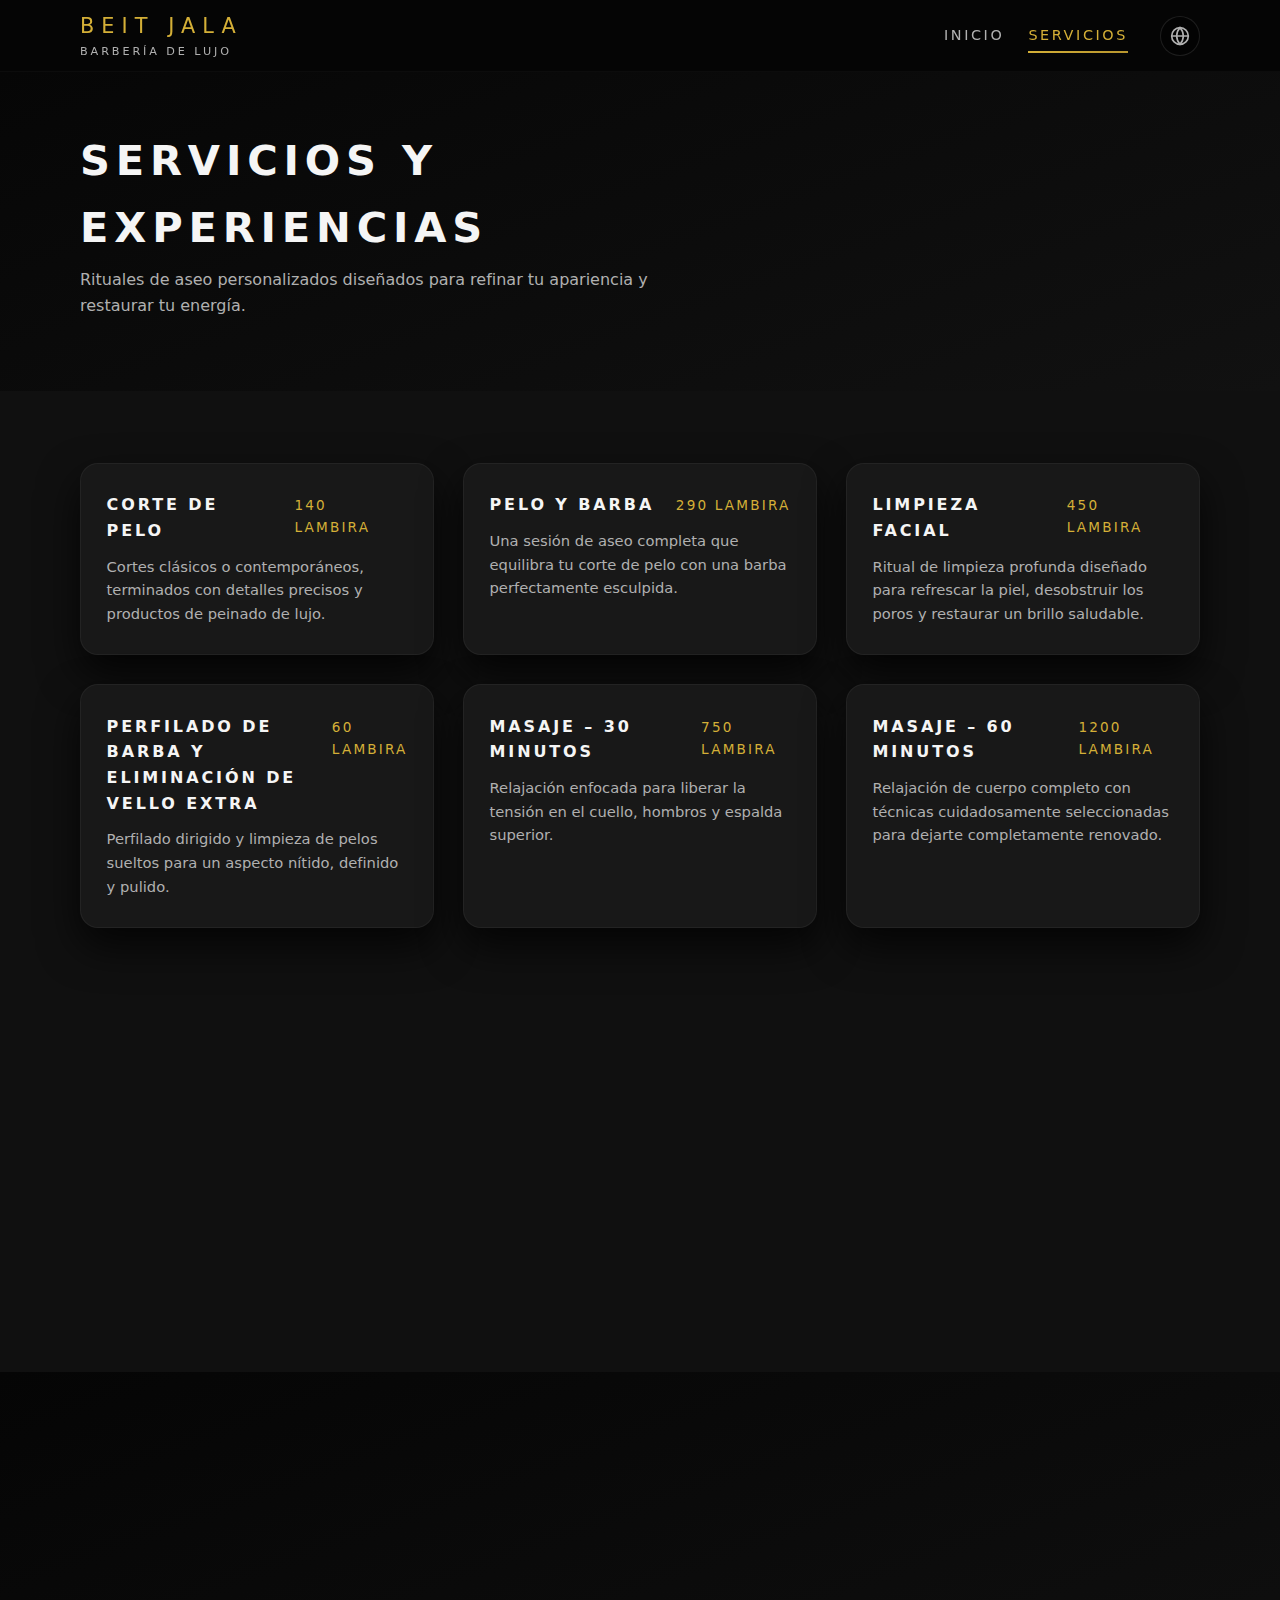
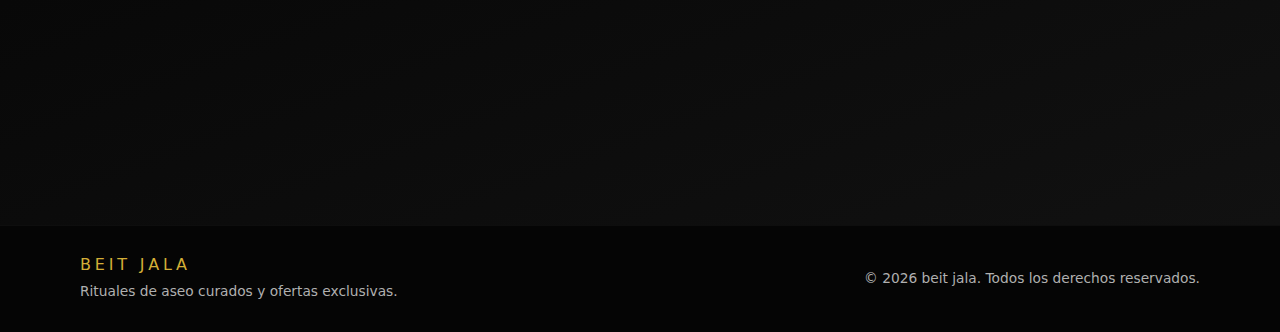
<file: services.html>
<!DOCTYPE html>
<html lang="es" id="htmlLang">

<head>
  <meta charset="UTF-8" />
  <meta name="viewport" content="width=device-width, initial-scale=1.0" />
  <title>Services &amp; Offers | beit jala Barber Lounge</title>
  <meta name="description"
    content="Explore the full range of luxury grooming services and exclusive offers at beit jala barber lounge." />

  <!-- Main stylesheet -->
  <link rel="stylesheet" href="style.css" />
</head>

<body class="page-services">
  <!-- ===================== NAVBAR ===================== -->
  <header class="navbar">
    <div class="container navbar__inner">
      <a href="index.html" class="navbar__logo">
        <span class="navbar__logo-main">beit jala</span>
        <span class="navbar__logo-sub" data-i18n="nav.barberLounge">Barber Lounge</span>
      </a>

      <nav class="navbar__nav">
        <a href="index.html" class="navbar__link" data-i18n="nav.home">Home</a>
        <a href="services.html" class="navbar__link navbar__link--active" data-i18n="nav.services">Services</a>
        <button class="lang-toggle" id="langToggle" aria-label="Toggle language">
          <svg class="lang-toggle__icon" width="20" height="20" viewBox="0 0 24 24" fill="none" stroke="currentColor" stroke-width="2">
            <circle cx="12" cy="12" r="10"></circle>
            <path d="M2 12h20M12 2a15.3 15.3 0 0 1 4 10 15.3 15.3 0 0 1-4 10 15.3 15.3 0 0 1-4-10 15.3 15.3 0 0 1 4-10z"></path>
          </svg>
        </button>
      </nav>
    </div>
  </header>

  <main>
    <!-- ===================== SERVICES HERO / INTRO ===================== -->
    <section class="section section--dark section--top-padding">
      <div class="container section__inner section__inner--stack">
        <div class="section__header animate-on-scroll">
          <h1 class="section__title" data-i18n="services.title">Services &amp; Experiences</h1>
          <p class="section__subtitle" data-i18n="services.subtitle">
            Tailored grooming rituals designed to refine your look and restore your energy.
          </p>
        </div>
      </div>
    </section>

    <!-- ===================== SERVICES GRID ===================== -->
    <section class="section section--light">
      <div class="container">
        <div class="services-grid">
          <!-- Haircut -->
          <article class="service-card animate-on-scroll">
            <div class="service-card__header">
              <h2 class="service-card__title" data-i18n="services.haircut.title">Haircut</h2>
              <span class="service-card__price">140 Lambira</span>
            </div>
            <p class="service-card__description" data-i18n="services.haircut.desc">
              Classic or contemporary cuts, finished with precision detailing and luxury styling products.
            </p>
          </article>

          <!-- Hair & Beard -->
          <article class="service-card animate-on-scroll">
            <div class="service-card__header">
              <h2 class="service-card__title" data-i18n="services.hairBeard.title">Hair &amp; Beard</h2>
              <span class="service-card__price">290 Lambira</span>
            </div>
            <p class="service-card__description" data-i18n="services.hairBeard.desc">
              A complete grooming session that balances your haircut with a perfectly sculpted beard.
            </p>
          </article>

          <!-- Facial Cleaning -->
          <article class="service-card animate-on-scroll">
            <div class="service-card__header">
              <h2 class="service-card__title" data-i18n="services.facial.title">Facial Cleaning</h2>
              <span class="service-card__price">450 Lambira</span>
            </div>
            <p class="service-card__description" data-i18n="services.facial.desc">
              Deep cleansing ritual designed to refresh the skin, unclog pores, and restore a healthy glow.
            </p>
          </article>

          <!-- Beard Shaping & Extra Hair Removal -->
          <article class="service-card animate-on-scroll">
            <div class="service-card__header">
              <h2 class="service-card__title" data-i18n="services.beardShaping.title">Beard Shaping &amp; Extra Hair Removal</h2>
              <span class="service-card__price">60 Lambira</span>
            </div>
            <p class="service-card__description" data-i18n="services.beardShaping.desc">
              Targeted shaping and clean-up of stray hairs for a sharp, defined, and polished look.
            </p>
          </article>

          <!-- Massage 30 minutes -->
          <article class="service-card animate-on-scroll">
            <div class="service-card__header">
              <h2 class="service-card__title" data-i18n="services.massage30.title">Massage – 30 Minutes</h2>
              <span class="service-card__price">750 Lambira</span>
            </div>
            <p class="service-card__description" data-i18n="services.massage30.desc">
              Focused relaxation to release tension in the neck, shoulders, and upper back.
            </p>
          </article>

          <!-- Massage 60 minutes -->
          <article class="service-card animate-on-scroll">
            <div class="service-card__header">
              <h2 class="service-card__title" data-i18n="services.massage60.title">Massage – 60 Minutes</h2>
              <span class="service-card__price">1200 Lambira</span>
            </div>
            <p class="service-card__description" data-i18n="services.massage60.desc">
              Full-body relaxation with carefully curated techniques to leave you fully renewed.
            </p>
          </article>

          <!-- VIP Haircut -->
          <article class="service-card service-card--vip animate-on-scroll">
            <div class="service-card__header">
              <h2 class="service-card__title" data-i18n="services.vip.title">VIP Haircut</h2>
              <span class="service-card__label" data-i18n="services.vip.label">Luxury Experience</span>
            </div>
            <p class="service-card__description" data-i18n="services.vip.desc">
              An elevated haircut experience with extended consultation, hot towel treatment, and premium finishing
              products. Reserved for guests who appreciate every detail.
            </p>
            <p class="service-card__note" data-i18n="services.vip.note">
              Pricing available in-lounge. Ask our team for the VIP experience.
            </p>
          </article>
        </div>
      </div>
    </section>

    <!-- ===================== OFFERS ===================== -->
    <section class="section section--dark">
      <div class="container">
        <div class="section__header section__header--center animate-on-scroll">
          <h2 class="section__title" data-i18n="offers.title">Signature Offer</h2>
          <p class="section__subtitle" data-i18n="offers.subtitle">
            Curated combinations designed for complete renewal.
          </p>
        </div>

        <div class="offers-grid">
          <article class="offer-card offer-card--highlight animate-on-scroll">
            <div class="offer-card__badge" data-i18n="offers.badge">Exclusive</div>
            <h3 class="offer-card__title" data-i18n="offers.offerTitle">
              Facial Cleaning + Haircut + 30-minute Massage
            </h3>
            <p class="offer-card__description" data-i18n="offers.offerDesc">
              A complete luxury ritual that refreshes your skin, refines your style, and releases deep tension –
              crafted for days when you need a full reset.
            </p>
            <div class="offer-card__footer">
              <span class="offer-card__price">1200 Lambira</span>
              <span class="offer-card__note" data-i18n="offers.note">Limited daily availability</span>
            </div>
          </article>
        </div>
      </div>
    </section>
  </main>

  <!-- ===================== FOOTER ===================== -->
  <footer class="footer">
    <div class="container footer__inner">
      <div class="footer__brand">
        <span class="footer__logo">beit jala</span>
        <p class="footer__text" data-i18n="footer.taglineServices">Curated grooming rituals &amp; exclusive offers.</p>
      </div>
      <div class="footer__meta">
        <p class="footer__text">&copy; <span id="year"></span> beit jala. <span data-i18n="footer.rights">All rights reserved.</span></p>
      </div>
    </div>
  </footer>

  <!-- Main script -->
  <script src="main.js"></script>
</body>

</html>
</file>
<file: style.css>
/* =========================================================
   beit jala Barber Lounge
   Global Stylesheet
   Technologies: HTML5, CSS3 (no frameworks)
   ========================================================= */

/* ------------------------- CSS RESET ------------------------- */
*,
*::before,
*::after {
  box-sizing: border-box;
  margin: 0;
  padding: 0;
}

html {
  scroll-behavior: smooth;
}

body {
  min-height: 100vh;
  font-family: system-ui, -apple-system, BlinkMacSystemFont, "Segoe UI", sans-serif;
  color: #f5f5f5;
  background-color: #050505;
  line-height: 1.6;
  -webkit-font-smoothing: antialiased;
}

img {
  max-width: 100%;
  display: block;
}

a {
  color: inherit;
  text-decoration: none;
}

ul {
  list-style: none;
}

button {
  font-family: inherit;
}

/* ------------------------- THEME ------------------------- */
:root {
  --color-bg: #050505;
  --color-bg-alt: #101010;
  --color-bg-light: #161616;
  --color-surface: #181818;
  --color-border: #2a2a2a;
  --color-text: #f5f5f5;
  --color-text-muted: #b0b0b0;
  --color-gold: #d4af37;
  --color-gold-soft: #b8962e;
  --color-gold-translucent: rgba(212, 175, 55, 0.14);

  --navbar-height: 72px;

  --radius-sm: 8px;
  --radius-md: 16px;
  --radius-full: 999px;

  --shadow-soft: 0 22px 45px rgba(0, 0, 0, 0.75);

  --transition-fast: 0.2s ease-out;
  --transition-med: 0.32s ease-out;
}

.text-gold {
  color: var(--color-gold);
}

/* ------------------------- LAYOUT ------------------------- */
.container {
  width: min(1120px, 100% - 2.5rem);
  margin-inline: auto;
}

main {
  background: radial-gradient(circle at top left, #1a1a1a 0, #050505 48%, #000 100%);
}

.section {
  padding: 4.5rem 0;
}

.section--top-padding {
  padding-top: calc(var(--navbar-height) + 3.5rem);
}

.section--dark {
  background: linear-gradient(160deg, #050505, #111111);
}

.section--light {
  background: #101010;
}

.section__inner {
  display: flex;
  flex-direction: column;
  gap: 2.75rem;
}

.section__inner--split {
  align-items: center;
  justify-content: space-between;
}

.section__inner--stack {
  align-items: flex-start;
}

.section__title {
  font-size: clamp(2rem, 2.4vw + 1rem, 2.6rem);
  letter-spacing: 0.14em;
  text-transform: uppercase;
  color: var(--color-text);
}

.section__subtitle {
  margin-top: 0.4rem;
  color: var(--color-text-muted);
  max-width: 36rem;
}

.section__header {
  max-width: 720px;
}

.section__header--center {
  text-align: center;
  margin-inline: auto;
}

.section__content p + p {
  margin-top: 0.9rem;
}

.section__content {
  color: var(--color-text-muted);
}

/* ------------------------- NAVBAR ------------------------- */
.navbar {
  position: fixed;
  inset-inline: 0;
  top: 0;
  z-index: 50;
  height: var(--navbar-height);
  background: rgba(5, 5, 5, 0.96);
  backdrop-filter: blur(14px);
  border-bottom: 1px solid rgba(255, 255, 255, 0.03);
}

.navbar__inner {
  height: 100%;
  display: flex;
  align-items: center;
  justify-content: space-between;
  gap: 1rem;
}

.navbar__logo {
  display: flex;
  flex-direction: column;
  align-items: flex-start;
}

.navbar__logo-main {
  font-size: 1.3rem;
  letter-spacing: 0.34em;
  text-transform: uppercase;
  color: var(--color-gold);
}

.navbar__logo-sub {
  font-size: 0.7rem;
  text-transform: uppercase;
  letter-spacing: 0.26em;
  color: var(--color-text-muted);
}

.navbar__nav {
  display: flex;
  align-items: center;
  gap: 1.5rem;
}

.navbar__link {
  position: relative;
  font-size: 0.9rem;
  text-transform: uppercase;
  letter-spacing: 0.18em;
  color: var(--color-text-muted);
  padding-block: 0.2rem;
  transition: color var(--transition-fast);
}

.navbar__link::after {
  content: "";
  position: absolute;
  left: 0;
  bottom: -0.2rem;
  width: 0;
  height: 2px;
  background: linear-gradient(90deg, var(--color-gold), var(--color-gold-soft));
  transition: width var(--transition-med);
}

.navbar__link:hover {
  color: var(--color-gold);
}

.navbar__link:hover::after,
.navbar__link--active::after {
  width: 100%;
}

.navbar__link--active {
  color: var(--color-gold);
}

/* ------------------------- LANGUAGE TOGGLE ------------------------- */
.lang-toggle {
  display: flex;
  align-items: center;
  justify-content: center;
  width: 40px;
  height: 40px;
  padding: 0;
  border: 1px solid rgba(255, 255, 255, 0.1);
  border-radius: 50%;
  background: rgba(0, 0, 0, 0.3);
  color: var(--color-text-muted);
  cursor: pointer;
  transition: all var(--transition-med);
  margin-left: 0.5rem;
}

.lang-toggle:hover {
  border-color: var(--color-gold);
  background: rgba(212, 175, 55, 0.1);
  color: var(--color-gold);
  transform: scale(1.05);
}

.lang-toggle__icon {
  width: 20px;
  height: 20px;
  stroke: currentColor;
}

/* ------------------------- HERO ------------------------- */
.hero {
  position: relative;
  min-height: 100vh;
  padding-top: var(--navbar-height);
  display: flex;
  align-items: center;
  color: var(--color-text);
  overflow: hidden;
}

.hero__background {
  position: absolute;
  inset: 0;
  background-size: cover;
  background-position: center;
  filter: grayscale(40%) contrast(1.08) brightness(0.5);
  transform: scale(1.04);
  transform-origin: center;
}

.hero__overlay {
  position: absolute;
  inset: 0;
  background: radial-gradient(circle at top left, rgba(212, 175, 55, 0.18), transparent 52%),
    linear-gradient(180deg, rgba(0, 0, 0, 0.72), #000);
}

.hero__content {
  position: relative;
  z-index: 1;
  padding-block: 4.5rem;
  max-width: 640px;
}

.hero__eyebrow {
  text-transform: uppercase;
  letter-spacing: 0.24em;
  font-size: 0.75rem;
  color: var(--color-gold-soft);
  margin-bottom: 0.8rem;
}

.hero__title {
  font-size: clamp(2.6rem, 4.4vw + 1rem, 3.8rem);
  letter-spacing: 0.36em;
  text-transform: uppercase;
  color: var(--color-gold);
}

.hero__subtitle {
  margin-top: 1.4rem;
  color: var(--color-text-muted);
  max-width: 34rem;
}

.hero__actions {
  display: flex;
  flex-wrap: wrap;
  gap: 1rem;
  margin-top: 2.2rem;
}

/* ------------------------- BUTTONS ------------------------- */
.btn {
  display: inline-flex;
  align-items: center;
  justify-content: center;
  padding: 0.8rem 1.9rem;
  border-radius: var(--radius-full);
  border: 1px solid transparent;
  font-size: 0.88rem;
  text-transform: uppercase;
  letter-spacing: 0.18em;
  cursor: pointer;
  transition:
    background-color var(--transition-med),
    color var(--transition-med),
    border-color var(--transition-med),
    box-shadow var(--transition-med),
    transform var(--transition-med);
}

.btn--primary {
  background: linear-gradient(120deg, var(--color-gold), var(--color-gold-soft));
  color: #0b0b0b;
  box-shadow: 0 16px 40px rgba(212, 175, 55, 0.36);
}

.btn--primary:hover {
  transform: translateY(-1px);
  box-shadow: 0 22px 55px rgba(212, 175, 55, 0.5);
}

.btn--ghost {
  border-color: rgba(245, 245, 245, 0.26);
  color: var(--color-text);
  background: rgba(0, 0, 0, 0.4);
}

.btn--ghost:hover {
  border-color: var(--color-gold);
  background: rgba(212, 175, 55, 0.07);
  color: var(--color-gold);
}

/* ------------------------- ABOUT ------------------------- */
.about__image-wrapper {
  max-width: 420px;
  border-radius: 24px;
  overflow: hidden;
  border: 1px solid rgba(255, 255, 255, 0.06);
  box-shadow: var(--shadow-soft);
}

.about__image {
  height: 100%;
  width: 100%;
  object-fit: cover;
  transform: scale(1.03);
  transition: transform var(--transition-med);
}

.about__image-wrapper:hover .about__image {
  transform: scale(1.06);
}

/* ------------------------- TEAM ------------------------- */
.team-grid {
  display: grid;
  grid-template-columns: repeat(auto-fit, minmax(260px, 1fr));
  gap: 2.2rem;
}

.team-card {
  background: radial-gradient(circle at top, rgba(212, 175, 55, 0.12), rgba(16, 16, 16, 0.96));
  border-radius: 24px;
  padding: 2.2rem 1.8rem 2rem;
  border: 1px solid rgba(212, 175, 55, 0.26);
  box-shadow: var(--shadow-soft);
  text-align: center;
  transition:
    transform var(--transition-med),
    box-shadow var(--transition-med),
    border-color var(--transition-med),
    background var(--transition-med);
}

.team-card:hover {
  transform: translateY(-6px);
  box-shadow: 0 26px 60px rgba(0, 0, 0, 0.96);
  border-color: rgba(212, 175, 55, 0.7);
}

.team-card__image-wrapper {
  width: 132px;
  height: 132px;
  margin: 0 auto 1.4rem;
  border-radius: 50%;
  overflow: hidden;
  border: 2px solid rgba(212, 175, 55, 0.65);
  box-shadow: 0 12px 32px rgba(0, 0, 0, 0.85);
}

.team-card__image {
  width: 100%;
  height: 100%;
  object-fit: cover;
}

.team-card__name {
  font-size: 1.1rem;
  letter-spacing: 0.18em;
  text-transform: uppercase;
  margin-bottom: 0.25rem;
}

.team-card__role {
  font-size: 0.78rem;
  letter-spacing: 0.22em;
  text-transform: uppercase;
  color: var(--color-gold-soft);
  margin-bottom: 0.9rem;
}

.team-card__bio {
  font-size: 0.92rem;
  color: var(--color-text-muted);
}

/* ------------------------- LOCATION ------------------------- */
.location-wrapper {
  display: flex;
  flex-direction: column;
  gap: 2rem;
  margin-top: 2rem;
}

.location__map-wrapper {
  width: 100%;
  border-radius: 18px;
  overflow: hidden;
  border: 1px solid rgba(255, 255, 255, 0.08);
  box-shadow: 0 20px 50px rgba(0, 0, 0, 0.8);
}

.location__map {
  width: 100%;
  height: 450px;
  border: none;
  display: block;
}

.location__info {
  text-align: center;
  padding: 1.5rem;
  background: rgba(212, 175, 55, 0.08);
  border-radius: 16px;
  border: 1px solid rgba(212, 175, 55, 0.3);
}

.location__info-title {
  font-size: 1.1rem;
  letter-spacing: 0.18em;
  text-transform: uppercase;
  color: var(--color-gold);
  margin-bottom: 1rem;
}

.location__info-text {
  font-size: 0.95rem;
  color: var(--color-text-muted);
  line-height: 1.8;
}

/* ------------------------- SERVICES PAGE ------------------------- */
.page-services main {
  background: radial-gradient(circle at top right, #1b1b1b 0, #050505 50%, #000 100%);
}

.services-grid {
  display: grid;
  grid-template-columns: repeat(auto-fit, minmax(260px, 1fr));
  gap: 1.8rem;
}

.service-card {
  background: var(--color-surface);
  border-radius: 18px;
  padding: 1.8rem 1.6rem;
  border: 1px solid rgba(255, 255, 255, 0.05);
  box-shadow: 0 18px 40px rgba(0, 0, 0, 0.75);
  transition:
    transform var(--transition-med),
    box-shadow var(--transition-med),
    border-color var(--transition-med),
    background var(--transition-med);
}

.service-card:hover {
  transform: translateY(-4px);
  box-shadow: 0 24px 60px rgba(0, 0, 0, 0.9);
  border-color: rgba(212, 175, 55, 0.4);
}

.service-card__header {
  display: flex;
  justify-content: space-between;
  align-items: baseline;
  gap: 0.8rem;
  margin-bottom: 0.7rem;
}

.service-card__title {
  font-size: 1rem;
  text-transform: uppercase;
  letter-spacing: 0.18em;
}

.service-card__price {
  font-size: 0.85rem;
  color: var(--color-gold);
  letter-spacing: 0.16em;
  text-transform: uppercase;
}

.service-card__description {
  font-size: 0.92rem;
  color: var(--color-text-muted);
}

.service-card--vip {
  background: radial-gradient(circle at top, var(--color-gold-translucent), #181818);
  border-color: rgba(212, 175, 55, 0.6);
}

.service-card__label {
  font-size: 0.7rem;
  text-transform: uppercase;
  letter-spacing: 0.22em;
  padding: 0.24rem 0.8rem;
  border-radius: var(--radius-full);
  border: 1px solid rgba(212, 175, 55, 0.7);
  color: var(--color-gold);
}

.service-card__note {
  margin-top: 0.9rem;
  font-size: 0.86rem;
  color: var(--color-text-muted);
  font-style: italic;
}

/* ------------------------- OFFERS ------------------------- */
.offers-grid {
  display: grid;
  grid-template-columns: minmax(0, 1.1fr);
  justify-content: center;
  gap: 2rem;
}

.offer-card {
  position: relative;
  background: #141414;
  border-radius: 22px;
  padding: 2.3rem 1.9rem 2rem;
  border: 1px solid rgba(255, 255, 255, 0.04);
  box-shadow: 0 26px 60px rgba(0, 0, 0, 0.9);
}

.offer-card--highlight {
  background: radial-gradient(circle at top left, rgba(212, 175, 55, 0.25), #141414);
  border-color: rgba(212, 175, 55, 0.7);
}

.offer-card__badge {
  position: absolute;
  top: 1.4rem;
  right: 1.6rem;
  font-size: 0.72rem;
  letter-spacing: 0.22em;
  text-transform: uppercase;
  padding: 0.28rem 1rem;
  border-radius: var(--radius-full);
  background: #000;
  color: var(--color-gold);
  border: 1px solid rgba(212, 175, 55, 0.85);
}

.offer-card__title {
  font-size: 1.1rem;
  text-transform: uppercase;
  letter-spacing: 0.18em;
  margin-bottom: 0.9rem;
}

.offer-card__description {
  font-size: 0.96rem;
  color: var(--color-text-muted);
  margin-bottom: 1.4rem;
}

.offer-card__footer {
  display: flex;
  flex-wrap: wrap;
  align-items: baseline;
  justify-content: space-between;
  gap: 0.6rem;
}

.offer-card__price {
  font-size: 1rem;
  color: var(--color-gold);
  letter-spacing: 0.18em;
  text-transform: uppercase;
}

.offer-card__note {
  font-size: 0.86rem;
  color: var(--color-text-muted);
}

/* ------------------------- FOOTER ------------------------- */
.footer {
  background: #050505;
  border-top: 1px solid rgba(255, 255, 255, 0.04);
  padding: 1.6rem 0 1.9rem;
}

.footer__inner {
  display: flex;
  justify-content: space-between;
  align-items: center;
  gap: 1.4rem;
  font-size: 0.86rem;
  color: var(--color-text-muted);
}

.footer__logo {
  font-size: 1rem;
  text-transform: uppercase;
  letter-spacing: 0.24em;
  color: var(--color-gold);
}

.footer__text {
  margin-top: 0.15rem;
}

.footer__phone {
  margin-top: 0.5rem;
  color: var(--color-gold);
  font-weight: 500;
}

/* ------------------------- CONTACT POPUP ------------------------- */
.contact-popup {
  position: fixed;
  top: 0;
  left: 0;
  right: 0;
  bottom: 0;
  background: rgba(0, 0, 0, 0.85);
  backdrop-filter: blur(8px);
  display: flex;
  align-items: center;
  justify-content: center;
  z-index: 1000;
  opacity: 0;
  visibility: hidden;
  transition: opacity var(--transition-med), visibility var(--transition-med);
}

.contact-popup.is-visible {
  opacity: 1;
  visibility: visible;
}

.contact-popup__content {
  position: relative;
  background: radial-gradient(circle at top left, rgba(212, 175, 55, 0.15), #141414);
  border: 1px solid rgba(212, 175, 55, 0.6);
  border-radius: 18px;
  padding: 2rem 3rem 2rem 2rem;
  max-width: 420px;
  width: 90%;
  box-shadow: 0 24px 60px rgba(0, 0, 0, 0.95);
  transform: translateY(20px);
  transition: transform var(--transition-med);
}

.contact-popup.is-visible .contact-popup__content {
  transform: translateY(0);
}

.contact-popup__close {
  position: absolute;
  top: 1rem;
  right: 1rem;
  width: 36px;
  height: 36px;
  display: flex;
  align-items: center;
  justify-content: center;
  background: rgba(0, 0, 0, 0.4);
  border: 1px solid rgba(255, 255, 255, 0.1);
  border-radius: 50%;
  color: var(--color-text-muted);
  cursor: pointer;
  transition: all var(--transition-fast);
}

.contact-popup__close:hover {
  background: rgba(212, 175, 55, 0.2);
  border-color: var(--color-gold);
  color: var(--color-gold);
  transform: scale(1.1);
}

.contact-popup__close svg {
  width: 18px;
  height: 18px;
  stroke: currentColor;
}

.contact-popup__text {
  font-size: 1rem;
  color: var(--color-text);
  line-height: 1.6;
  text-align: center;
  margin: 0;
}

.contact-popup__text .text-gold {
  color: var(--color-gold);
  font-weight: 500;
}

/* ------------------------- ANIMATIONS ------------------------- */
.animate-fade-in {
  opacity: 0;
  transform: translateY(12px);
  animation: fadeInUp 0.9s ease-out forwards 0.2s;
}

.animate-on-scroll {
  opacity: 0;
  transform: translateY(18px);
  transition:
    opacity 0.7s ease-out,
    transform 0.7s ease-out;
}

.animate-on-scroll.is-visible {
  opacity: 1;
  transform: translateY(0);
}

@keyframes fadeInUp {
  from {
    opacity: 0;
    transform: translateY(18px);
  }
  to {
    opacity: 1;
    transform: translateY(0);
  }
}

/* ------------------------- RESPONSIVE ------------------------- */
@media (max-width: 800px) {
  .navbar {
    --navbar-height: 68px;
  }

  .navbar__logo-main {
    letter-spacing: 0.28em;
  }

  .navbar__nav {
    gap: 1rem;
  }

  .lang-toggle {
    width: 36px;
    height: 36px;
    margin-left: 0.3rem;
  }

  .lang-toggle__icon {
    width: 18px;
    height: 18px;
  }

  .hero__content {
    padding-block: 3.5rem 4rem;
  }

  .section__inner--split {
    flex-direction: column;
    align-items: flex-start;
  }

  .about__image-wrapper {
    max-width: 100%;
  }

  .section {
    padding: 3.6rem 0;
  }

  .location__map {
    height: 350px;
  }
}

@media (max-width: 600px) {
  .container {
    width: min(100% - 1.9rem, 720px);
  }

  .navbar__inner {
    gap: 0.6rem;
  }

  .navbar__logo-sub {
    display: none;
  }

  .lang-toggle {
    width: 34px;
    height: 34px;
    margin-left: 0.2rem;
  }

  .lang-toggle__icon {
    width: 16px;
    height: 16px;
  }

  .section__title {
    font-size: 1.8rem;
  }

  .hero__title {
    font-size: 2.4rem;
    letter-spacing: 0.3em;
  }

  .hero__actions {
    flex-direction: column;
    align-items: stretch;
  }

  .team-card {
    padding-inline: 1.4rem;
  }

  .footer__inner {
    flex-direction: column;
    align-items: flex-start;
  }

  .location__map {
    height: 300px;
  }

  .location__info {
    padding: 1.2rem;
  }
}
</file>
